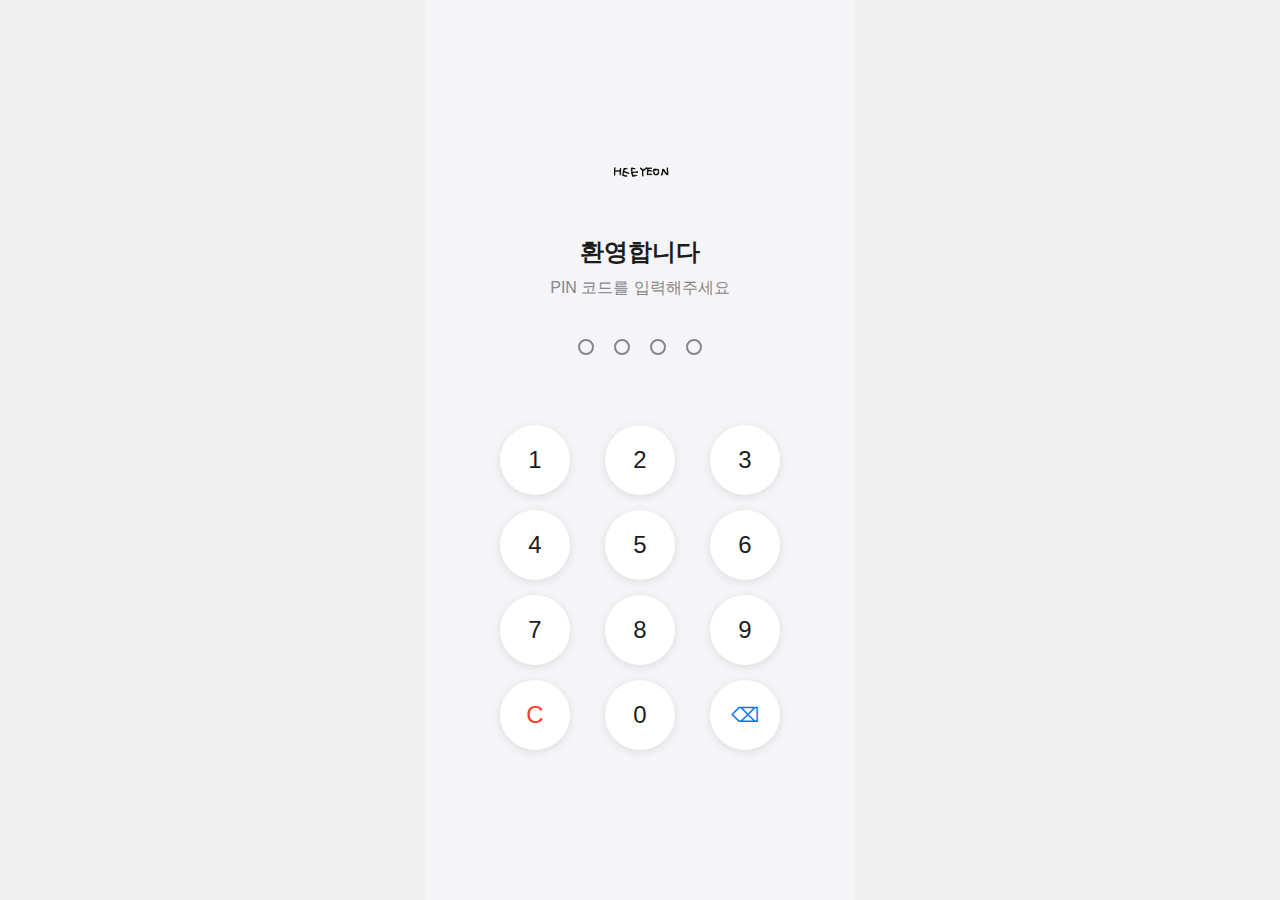
<file: index.html>
<!DOCTYPE html>
<html lang="ko">
<head>
    <meta charset="UTF-8">
    <meta name="viewport" content="width=device-width, initial-scale=1.0">
    <title>희태 앱</title>
    <link rel="stylesheet" href="styles/main.css">
    <link rel="stylesheet" href="styles/vending.css">
    <script src="scripts/storage.js" defer></script>
    <script src="scripts/router.js" defer></script>
    <script src="scripts/vending.js" defer></script>
    <style>
        body {touch-action: manipulation;}

    </style>
</head>
<body>
    <div id="app">
        <!-- 페이지 콘텐츠가 여기에 로드됩니다 -->
        <div id="page-container"></div>
    </div>

    <script>
        // 앱 초기화
        document.addEventListener('DOMContentLoaded', () => {
            // 초기 경로를 스플래시 화면으로 설정
            Router.navigate('login');
        });
    </script>
</body>
</html>
</file>
<file: styles/main.css>
/* 전역 스타일 */
* {
    margin: 0;
    padding: 0;
    box-sizing: border-box;
    font-family: -apple-system, BlinkMacSystemFont, 'Segoe UI', Roboto, Helvetica, Arial, sans-serif;
    -webkit-tap-highlight-color: transparent;
}

html {
    height: -webkit-fill-available;
}

body {
    width: 100%;
    height: 90vh;
    height: -webkit-fill-available; /* iOS Safari 대응 */
    overflow: hidden;
    background-color: #f5f5f5;
    /* 아래 속성은 iOS Safari에서 주소창 크기가 변할 때 동적으로 대응 */
    position: fixed;
    top: 0;
    left: 0;
    right: 0;
    bottom: 0;
}

#app {
    width: 100%;
    height: 100%;
    max-width: 430px;
    margin: 0 auto;
    background-color: white;
    position: relative;
    overflow: hidden;
    /* 안전 영역 설정 */
    padding-top: env(safe-area-inset-top);
    padding-bottom: env(safe-area-inset-bottom);
}

#page-container {
    width: 100%;
    height: 100%;
    /* 스크롤이 필요한 경우 */
    overflow-y: auto;
    -webkit-overflow-scrolling: touch; /* iOS 스크롤 부드럽게 */
}

/* 버튼 스타일 */
button {
    cursor: pointer;
    border: none;
    outline: none;
    padding: 10px 15px;
    border-radius: 8px;
    font-weight: bold;
    transition: all 0.2s;
}

button:hover {
    opacity: 0.9;
}

button:active {
    transform: scale(0.97);
}

/* 네비게이션 바 스타일 */
.nav-bar {
    display: flex;
    align-items: center;
    justify-content: space-between;
    padding: 15px;
    background-color: #fff;
    border-bottom: 1px solid #eee;
    position: relative;
    /* 안전 영역 추가 패딩 */
    padding-top: calc(15px + env(safe-area-inset-top));
}

.nav-title {
    font-size: 18px;
    font-weight: bold;
    text-align: center;
    flex-grow: 1;
}

.nav-button {
    background: none;
    padding: 5px;
    color: #007aff;
    font-size: 16px;
}

/* 애니메이션 공통 클래스 */
.fade-in {
    animation: fadeIn 0.3s ease forwards;
}

.fade-out {
    animation: fadeOut 0.3s ease forwards;
}

@keyframes fadeIn {
    from { opacity: 0; }
    to { opacity: 1; }
}

@keyframes fadeOut {
    from { opacity: 1; }
    to { opacity: 0; }
}

/* 유틸리티 클래스 */
.hidden {
    display: none !important;
}

/* 알림 팝업 스타일 */
.alert-overlay {
    position: fixed;
    top: 0;
    left: 0;
    right: 0;
    bottom: 0;
    background-color: rgba(0, 0, 0, 0.5);
    display: flex;
    justify-content: center;
    align-items: center;
    z-index: 9999;
}

.alert-box {
    background-color: white;
    border-radius: 12px;
    padding: 20px;
    width: 80%;
    max-width: 300px;
    box-shadow: 0 5px 15px rgba(0, 0, 0, 0.2);
}

.alert-title {
    font-size: 18px;
    font-weight: bold;
    margin-bottom: 10px;
}

.alert-message {
    margin-bottom: 15px;
    color: #333;
}

.alert-button {
    width: 100%;
    padding: 10px;
    background-color: #007aff;
    color: white;
    border-radius: 8px;
    font-weight: bold;
    text-align: center;
}
</file>
<file: styles/vending.css>
/* 전체 배경 및 컨테이너 */
body {
    margin: 0;
    padding: 0;
    font-family: -apple-system, BlinkMacSystemFont, 'Segoe UI', Roboto, Arial, sans-serif;
    background-color: #f0f0f0;
    display: flex;
    justify-content: center;
    align-items: center;
    height: 100vh;
    overflow: hidden;
}

.vending-container {
    position: relative;
    width: 100%;
    max-width: 400px;
    height: 100vh;
    display: flex;
    justify-content: center;
    align-items: center;
    background-color: rgba(255, 255, 255, 0.2);
}

/* 자판기 프레임 */
.vending-machine {
    background-color: #e74c3c; /* 코카콜라 레드 */
    border: 2px solid #000;
    border-radius: 1px;
    display: flex;
    flex-direction: column;
    align-items: center;
    padding: 20px;
    position: relative;
    overflow: hidden;
}

/* 파도 배경 효과 */
.vending-machine::before {
    content: '';
    position: absolute;
    top: 0;
    left: 50%;
    transform: translateX(-50%);
    width: 30%;
    height: 100%;
    background-color: rgba(255, 255, 255, 0.3);
    clip-path: path('M 0 0 Q 50 200, 100 650 L 0 650 Z');
    z-index: 0;
}
.deposit-button{
    height: 30px;
    background-color: black;
    border: 2px solid gray;
    border-radius: 1px;
}
/* 음료 선택 창 - 터치 스크롤 추가 */
.drink-selection {
    width: 320px;
    height: 220px;
    background-color: white;
    border-radius: 10px;
    margin-top: 50px;
    margin-bottom: 30px;
    z-index: 1;
    overflow: hidden;
}

.drink-scroll {
    display: flex;
    padding: 0 20px;
    width: 100%;
    height: 100%;
    overflow-x: scroll; /* 수평 스크롤 */
    scroll-behavior: smooth;
    -webkit-overflow-scrolling: touch; /* iOS 부드러운 스크롤 */
    scrollbar-width: none; /* Firefox 스크롤바 숨기기 */
    -ms-overflow-style: none; /* IE/Edge 스크롤바 숨기기 */
}

/* 스크롤바 숨기기 */
.drink-scroll::-webkit-scrollbar {
    display: none; /* Chrome, Safari, Opera */
}

.drink-item {
    flex: 0 0 auto;
    display: flex;
    flex-direction: column;
    align-items: center;
    justify-content: center;
    margin-right: 25px;
    width: 110px;
}

.drink-image {
    width: 80px;
    height: 80px;
    object-fit: contain;
    margin-bottom: 10px;
    border-radius: 5px;
}

.drink-divider {
    width: 100px;
    height: 2px;
    background-color: rgba(128, 128, 128, 0.6);
    margin-bottom: 10px;
}

.drink-price {
    font-size: 14px;
    font-weight: bold;
    color: black;
    margin: 0 0 10px 0;
}

.drink-button {
    width: 100px;
    height: 25px;
    background-color: #8a8a8a; /* 기본은 회색 (비활성화) */
    border: none;
    border-radius: 25px;
    cursor: pointer;
    transition: background-color 0.2s;
}

.drink-button.enabled {
    background-color: #000000; /* 활성화 시 검정색 */
}

.drink-button:disabled {
    cursor: not-allowed;
}

/* 중간 컨트롤 영역 - 레이아웃 개선 */
.control-area {
    display: flex;
    width: 320px; /* 첫번째 구역과 동일한 너비 */
    justify-content: space-between;
    align-items: flex-start;
    margin-bottom: 10px;
    z-index: 1;
    margin-top: -10px;
    position: relative;
}

/* 텍스트 표시 영역 */
.display-window {
    width: 150px;
    height: 90px;
    background-color: white;
    border: 1px solid black;
    border-radius: 10px;
    display: flex;
    justify-content: center;
    align-items: center;
    padding: 10px;
    position: relative;
}

.message {
    font-size: 14px;
    font-weight: bold;
    text-align: center;
    color: black;
}

/* 지갑 선택 버튼 */
.wallet-selection {
    display: flex;
    flex-direction: column;
    width: 100%;
    height: 100%;
    justify-content: center;
    align-items: center;
    flex-wrap: nowrap;
}

.wallet-btn {
    background: none;
    border: none;
    font-size: 14px;
    font-weight: bold;
    font-family: monospace;
    color: black;
    text-align: left;
    padding: 5px;
    margin: 5px 0;
    cursor: pointer;
}

.hidden {
    display: none;
}

/* 지폐 투입구 영역 */
.money-controls {
    display: flex;
    flex-direction: column;
    width: 70px; /* 고정 너비 */
    margin-left: 20px;
}

/* 잔액 표시 영역 */
.money-display {
    width: 70px;
    height: 20px;
    background-color: black;
    color: red;
    font-size: 14px;
    font-weight: light;
    display: flex;
    justify-content: center;
    align-items: center;
    border-radius: 5px;
    margin-bottom: 10px;
}

/* 반짝이는 지폐 투입구 */
.bill-slot {
    display: flex;
    flex-direction: column;
    cursor: pointer;
}

.slot-top, .slot-bottom {
    width: 70px;
    height: 30px;
    background-color: black;
    margin-bottom: 10px;
    border: 2px solid gray;
    border-radius: 5px;
}

.slot-middle {
    width: 70px;
    height: 20px;
    background-color: green;
    color: white;
    display: flex;
    justify-content: center;
    align-items: center;
    font-size: 11px;
    font-weight: bold;
    margin-bottom: 10px;
    animation: blink 0.8s infinite alternate;
}

@keyframes blink {
    from { background-color: green; }
    to { background-color: black; }
}

/* 동전 투입구 영역 */
.coin-area {
    display: flex;
    flex-direction: column;
    align-items: center;
    width: 70px; /* 고정 너비 */
}

.coin-circle {
    width: 30px;
    height: 30px;
    background-color: gray;
    border: 2px solid green;
    border-radius: 50%;
    display: flex;
    justify-content: center;
    align-items: center;
    color: white;
    font-size: 16px;
}

.coin-indicator {
    width: 15px;
    height: 15px;
    background-color: green;
    border-radius: 50%;
    margin-left: 50px;
}

/* 음료 배출구 영역 */
.output-area {
    display: flex;
    width: 320px;
    justify-content: center;
    align-items: flex-start;
    position: relative;
    margin-top: 80px;
    z-index: 1;
    gap: 20px;
}

.output-slot {
    width: 260px;
    height: 100px;
    background-color: black;
    border-radius: 10px;
    border: 2px solid black;
    display: flex;
    flex-direction: column;
    align-items: center;
    overflow: hidden;
    position: relative;
}

.slot-line {
    width: 160px;
    height: 5px;
    background-color: rgba(128, 128, 128, 0.5);
    margin-top: 10px;
}

.down-arrow {
    margin-top: 5px;
    display: flex;
    justify-content: center;
}

/* 기존 CSS 내용 그대로 유지하고 아래 애니메이션 추가 */

/* 음료 드롭 애니메이션 */
.dispensed-drink .dropping {
    position: absolute;
    width: 80px;
    height: 80px;
    animation: dropDrink 2s ease-in-out forwards;
    transform: translateY(-100%);
}

@keyframes dropDrink {
    0% {
        transform: translateY(-100%);
        opacity: 0.7;
    }
    50% {
        transform: translateY(50%);
        opacity: 0.9;
    }
    70% {
        transform: translateY(70%);
        opacity: 1;
    }
    100% {
        transform: translateY(100%);
        opacity: 1;
    }
}

/* 다운 화살표 스타일 추가 */
.down-arrow {
    position: absolute;
    display: flex;
    justify-content: center;
    align-items: center;
    width: 100%;
    margin-top: 10px;
}

.arrow-circle {
    width: 40px;
    height: 40px;
    background-color: rgba(0, 0, 0, 0.5);
    border-radius: 50%;
    display: flex;
    justify-content: center;
    align-items: center;
    margin-top:20px;
}

.arrow-symbol {
    color: white;
    font-size: 24px;
    font-weight: bold;
}

.dispensed-drink {
    width: 100%;
    height: 80px;
    display: flex;
    justify-content: center;
    align-items: center;
    position: relative;
    cursor: pointer;
    z-index: 10;
}

.dispensed-drink.active {
    cursor: pointer;
}

.dispensed-drink-img {
    max-width: 90px;
    max-height: 80px;
    transform: translateY(-80px) rotate(0deg);
    transform-origin: center;
    transition: transform 0.5s ease-in-out;
}

/* 음료 버튼 활성화/비활성화 스타일 */
.drink-button {
    width: 100%;
    height: 30px;
    background: transparent;
    border: none;
    cursor: pointer;
    border-radius: 25px;
    transition: background-color 0.3s;
    position: relative;
    overflow: hidden;
}

.drink-button:disabled {
    cursor: not-allowed;
    opacity: 0.6;
}

.drink-button.enabled::after {
    content: '';
    position: absolute;
    top: 0;
    left: 0;
    right: 0;
    bottom: 0;
    background-color: rgba(0, 0, 0, 0.2);
    border-radius: 25px;
}

.drink-button.enabled:hover::after {
    background-color: rgba(0, 0, 0, 0.4);
}


.dispensed-drink {
    width: 100%;
    height: 80px;
    display: flex;
    justify-content: center;
    align-items: center;
    position: relative;
    cursor: pointer;
    z-index: 10;
}

.dispensed-drink.active {
    cursor: pointer;
}




/* 음료 상세 페이지 링크 스타일 */
.drink-link {
    display: block;
    text-decoration: none;
    color: inherit;
}


/* 음료 선택 영역 - 하얀색 배경 */
.drink-selection {
    background-color: white;
    border-radius: 10px;
    padding: 15px;
    margin-bottom: 20px;
    overflow-x: auto;
}

.drink-scroll {
    display: flex;
    gap: 20px;
}

.drink-item {
    display: flex;
    flex-direction: column;
    align-items: center;
    min-width: 100px;
}

.drink-image {
    width: 80px;
    height: 100px;
    object-fit: contain;
}

.drink-divider {
    width: 100px;
    height: 2px;
    background-color: rgba(0, 0, 0, 0.2);
    margin: 5px 0;
}

.drink-price {
    font-weight: bold;
    margin: 5px 0;
}
</file>
